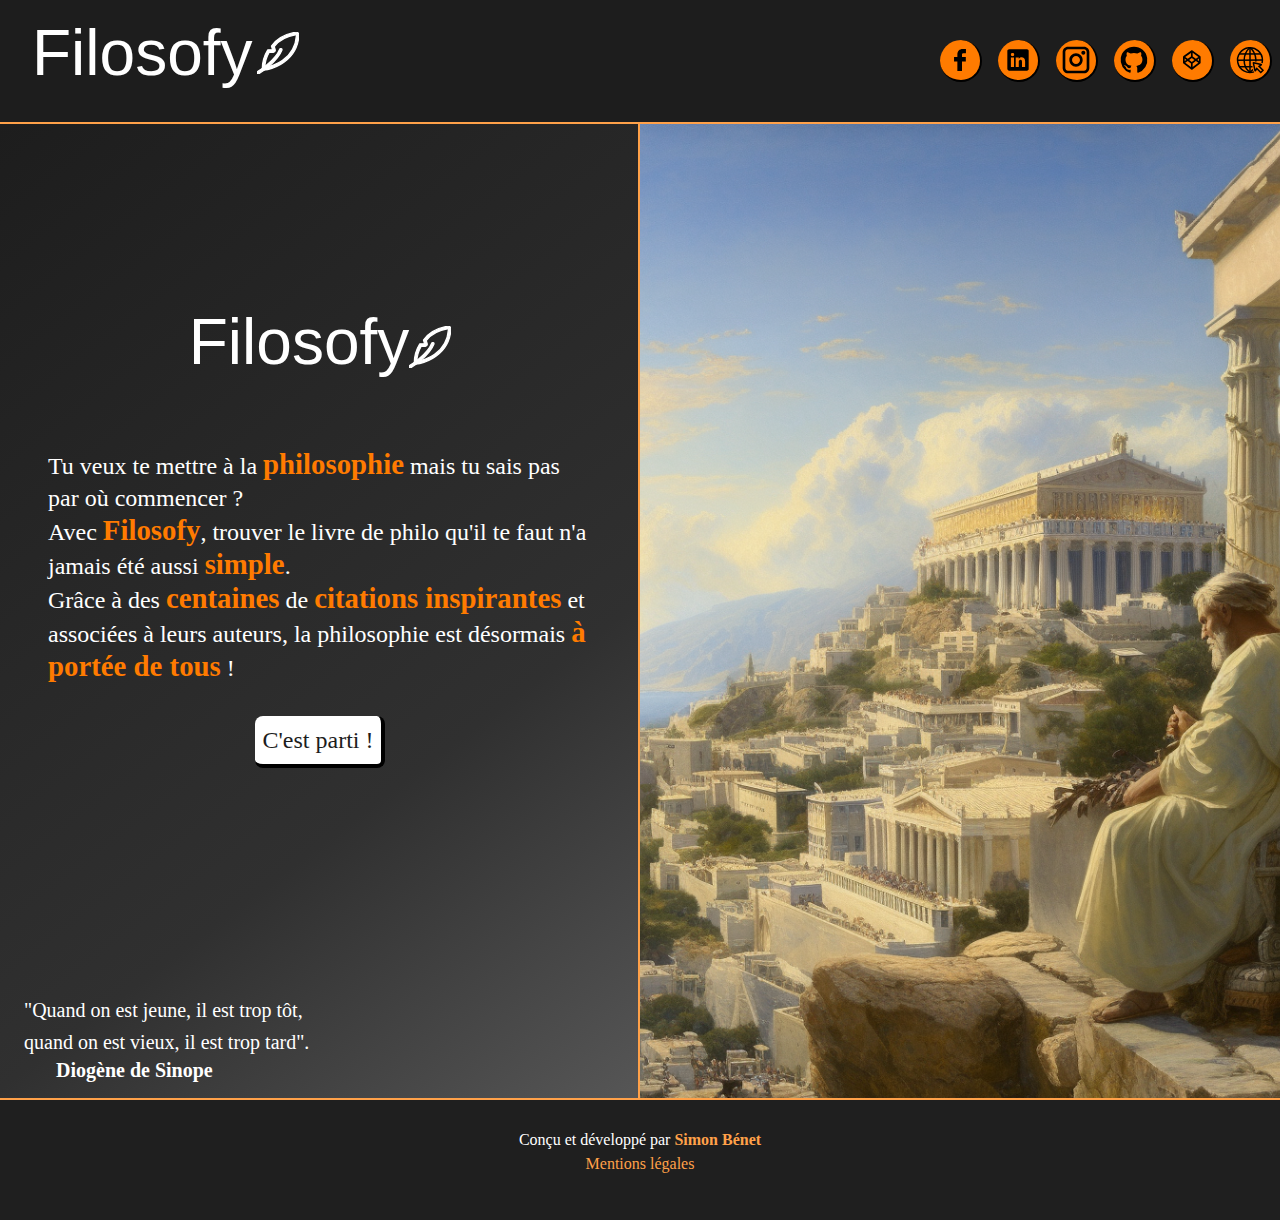
<file: index.html>
<!DOCTYPE html>
<html lang="fr">
<head>
    <meta charset="UTF-8">
    <meta http-equiv="X-UA-Compatible" content="IE=edge">
    <meta name="viewport" content="width=device-width, initial-scale=1.0">
    <title>Filosofy</title>

    <link rel="stylesheet" href="/assets/css/styles.min.css">

    <!-- // ---- ScriptJs ---- // -->
    
    <script src="/assets/js/burgerMenu.js" defer></script>
    
    <!-- // ---- Font ---- // -->

    <link href="https://fonts.cdnfonts.com/css/nickainley" rel="stylesheet">
</head>
<body id="homeBody">
    <header class="default">
        <div id="logoContainer">
            <p>Filosofy</p>
            <img src="/assets/img/svg/feather.svg" alt="Feather svg icon">
        </div>
        <div id="burgerMenuMainContainer">
            <div id="burgerMenuOpenerContainer">
                <div class="bgMenuBar" id="bgMenuBar1"></div>
                <div class="bgMenuBar" id="bgMenuBar2"></div>
                <div class="bgMenuBar" id="bgMenuBar3"></div>
            </div>
            <div id="burgerMenuContentContainer">
                <div id="closeBurgerMenu" title="Cliquez pour fermer">x</div>
                <div id="contactIconsContainer">
                    <a href="" class="externLink" rel="noopener noreferrer" target="_blank"><img class="externLinkIcons" title="Lien vers mon profil Facebook" src="/assets/img/svg/facebook.svg" alt="Icone de Facebook"></a>
                    <a href="" class="externLink" title="Lien vers mon profil Linkedin" rel="noopener noreferrer" target="_blank"><img class="externLinkIcons" src="/assets/img/svg/linkedin.svg" alt="Ione de Linkedin" rel="noopener noreferrer" target="_blank"></a>
                    <a href="" class="externLink" title="Lien vers mon profil Instagram" rel="noopener noreferrer" target="_blank"><img class="externLinkIcons" src="/assets/img/svg/instagram.svg" alt="Icone de Instagram"></a>
                    <a href="" class="externLink" title="Lien vers mon profil Github" rel="noopener noreferrer" target="_blank"><img class="externLinkIcons" src="/assets/img/svg/github-black.svg" alt="Icone de github"></a>
                    <a href="" class="externLink" title="Lien vers mon profil Codepen" rel="noopener noreferrer" target="_blank"><img class="externLinkIcons" src="/assets/img/svg/codepen-black.svg" alt="Icone de Codepen"></a>
                    <a href="https://simonbenet.com/index.html" class="externLink"  title="Lien vers mon portefolio" rel="noopener noreferrer" target="_blank"><img class="externLinkIcons" src="/assets/img/svg/website.svg" alt="Icone de site web"></a>
                </div>
            </div>
        </div>
    </header>
    <main id="homeMain" class="default">
        <div id="introductionContainer">
            <div id="titleContainer">
                <h1 id="title">Filosofy</h1>
                <img src="/assets/img/svg/feather.svg" alt="Feather svg icon">
            </div>
            <p id="introduction">Tu veux te mettre à la <strong>philosophie</strong> mais tu sais pas par où commencer ?<br/>Avec <strong>Filosofy</strong>, trouver le livre de philo qu'il te faut n'a jamais été aussi <strong>simple</strong>.<br/>Grâce à des <strong>centaines</strong> de <strong>citations inspirantes</strong> et associées à leurs auteurs, la philosophie est désormais <strong>à portée de tous</strong> !</p>
            <a id="homeCta" href="/quotePage.html" title="Cliquez pour voir les citations">C'est parti !</a>
        </div>
            <img id="homeBcgImg" src="/assets/img/home_bcg_img2.png" alt="">
            <div id="homeQuoteContainer">
                <figure>
                    <blockquote cite="https://">
                        <p>"Quand on est jeune, il est trop tôt, quand on est vieux, il est trop tard".</p>
                    </blockquote>
                    <figcaption>Diogène de Sinope</figcaption>
                </figure>
            </div>
    </main>
    <footer class="default">
        <p>Conçu et développé par <a href="https://simonbenet.com/index.html" title="Lien vers mon site officiel" rel="noopener noreferrer" target="_blank" ><strong>Simon Bénet</strong></a></p>
        <a href="/legalMention.html"  rel="noopener noreferrer" target="_blank"  no title="Lien vers les mentions légales">Mentions légales</a>
    </footer>
</body>
</html>
</file>
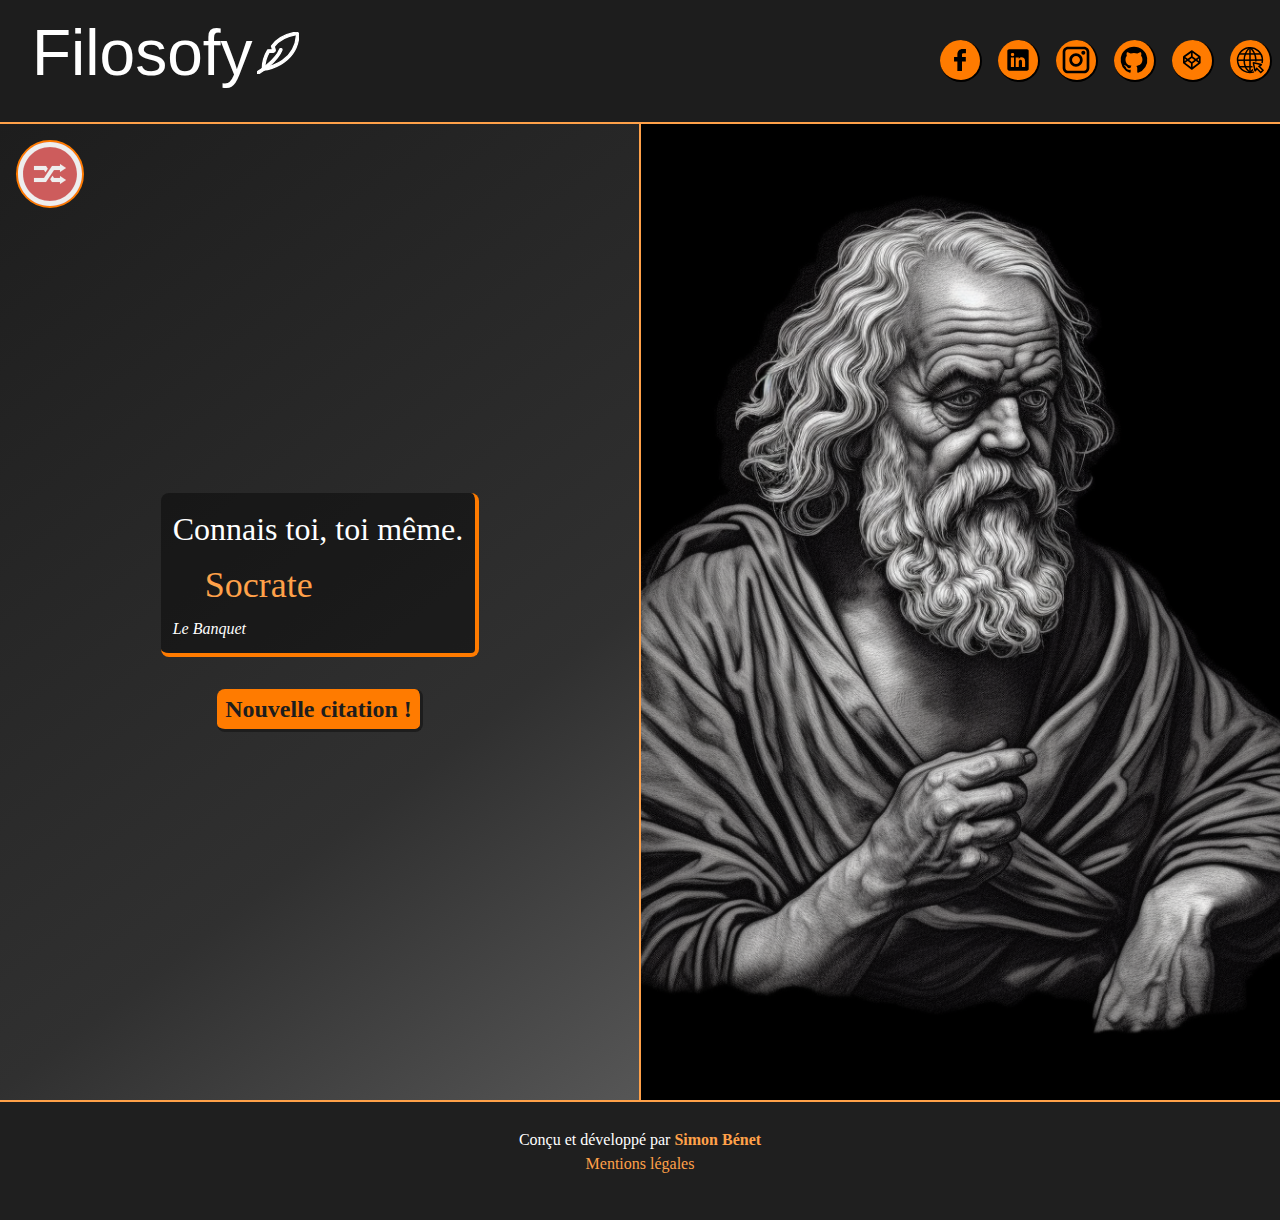
<file: quotePage.html>
<!DOCTYPE html>
<html lang="fr" id="quoteHtml">
<head>
    <meta charset="UTF-8">
    <meta http-equiv="X-UA-Compatible" content="IE=edge">
    <meta name="viewport" content="width=device-width, initial-scale=1.0">
    <title>Filosofy</title>

    <link rel="stylesheet" href="/assets/css/styles.min.css">
    
    <!-- // ---- ScriptJs ---- // -->

    <script src="/assets/js/burgerMenu.js" defer></script>
    <script src="/assets/js/dynamicQuoteCardConstructor.js" defer></script>
        
    <!-- // ---- Font ---- // -->

    <link href="https://fonts.cdnfonts.com/css/nickainley" rel="stylesheet">
</head>
<body>
    <header class="default">
        <div id="logoContainer">
            <a href="/index.html"><p>Filosofy</p></a>
            <img src="/assets/img/svg/feather.svg" alt="Feather svg icon">
        </div>
        <div id="burgerMenuOpenerContainer">
            <div class="bgMenuBar" id="bgMenuBar1"></div>
            <div class="bgMenuBar" id="bgMenuBar2"></div>
            <div class="bgMenuBar" id="bgMenuBar3"></div>
        </div>
        <div id="burgerMenuContentContainer">
            <div id="closeBurgerMenu" title="Cliquez pour fermer">x</div>
            <!-- <form id="searchForm">
                <label id="searchLabel" for="searchInput">Faites une recherche par auteur ou par livre</label>
                <input id="searchInput" type="search" name="searchInput" aria-labelledby="searchInput" autocomplete="off" placeholder="Auteur, livre" required="" value="">   
                <button id="searchBtn" type="submit" title="Cliquez pour faire une recherche">
                    <img id="glassIcon" src="/assets/img/svg/search.svg" alt="GO!">
                </button> 
            </form> -->
            <div id="contactIconsContainer">
                <a href="" class="externLink" rel="noopener noreferrer" target="_blank"><img class="externLinkIcons" title="Lien vers mon profil Facebook" src="/assets/img/svg/facebook.svg" alt="Icone de Facebook"></a>
                <a href="" class="externLink" title="Lien vers mon profil Linkedin" rel="noopener noreferrer" target="_blank"><img class="externLinkIcons" src="/assets/img/svg/linkedin.svg" alt="Ione de Linkedin" rel="noopener noreferrer" target="_blank"></a>
                <a href="" class="externLink" title="Lien vers mon profil Instagram" rel="noopener noreferrer" target="_blank"><img class="externLinkIcons" src="/assets/img/svg/instagram.svg" alt="Icone de Instagram"></a>
                <a href="" class="externLink" title="Lien vers mon profil Github" rel="noopener noreferrer" target="_blank"><img class="externLinkIcons" src="/assets/img/svg/github-black.svg" alt="Icone de github"></a>
                <a href="" class="externLink" title="Lien vers mon profil Codepen" rel="noopener noreferrer" target="_blank"><img class="externLinkIcons" src="/assets/img/svg/codepen-black.svg" alt="Icone de Codepen"></a>
                <a href="https://simonbenet.com/index.html" class="externLink"  title="Lien vers mon portefolio" rel="noopener noreferrer" target="_blank"><img class="externLinkIcons" src="/assets/img/svg/website.svg" alt="Icone de site web"></a>
            </div>
        </div>
    </header>
    <main id="quotePageMain">
        <div id="autoGenerationContainer">
            <button id="quoteAutoGenerationBtn" title="Cliquez pour activer la génération de citation aléatoire toutes les 10 secondes"><img src="/assets/img/svg/random.svg" id="randomIcon" alt="Icone 'aléatoire'"></button>
            <span id="autoGenerationBtnLabel"></span>
        </div>
        <div id="blockquoteMainContainer">
            <div id="blockquoteContainer"></div>
            <div id="btnContainer">
                <button id="newQuoteBtn" title="Cliquez pour générer une nouvelle citation">Nouvelle citation !</button>
                <!-- <a href="" rel="noopener noreferrer" target="_blank" id="redirectionBtn" title="Cliquez pour trouver le livre sur"><p>Trouver le livre</p><img src="/assets/img/svg/link.svg" alt="Icone de redirection externe"></a> -->
            </div>
        </div>
        <img id="authorImg">
    </main>
    <footer class="default">
        <p>Conçu et développé par <a href="https://simonbenet.com/index.html" title="Lien vers mon site officiel" rel="noopener noreferrer" target="_blank" ><strong>Simon Bénet</strong></a></p>
        <a href="/legalMention.html"  rel="noopener noreferrer" target="_blank"  no title="Lien vers les mentions légales">Mentions légales</a>
    </footer>
</body>    
</html>
</file>
<file: assets/css/styles.min.css>
html,body,div,span,object,iframe,h1,h2,h3,h4,h5,h6,p,blockquote,pre,abbr,address,cite,code,del,dfn,em,img,ins,kbd,q,samp,small,strong,sub,sup,var,b,i,dl,dt,dd,ol,ul,li,fieldset,form,label,legend,table,caption,tbody,tfoot,thead,tr,th,td,article,aside,canvas,details,figcaption,figure,footer,header,hgroup,menu,nav,section,summary,time,mark,audio,video{margin:0;padding:0;border:0;outline:0;font-size:100%;vertical-align:baseline;background:rgba(0,0,0,0)}body{line-height:1}article,aside,details,figcaption,figure,footer,header,hgroup,menu,nav,section{display:block}nav ul{list-style:none}blockquote,q{quotes:none}blockquote:before,blockquote:after,q:before,q:after{content:none}a{margin:0;padding:0;font-size:100%;vertical-align:baseline;background:rgba(0,0,0,0)}ins{background-color:#ff9;color:#000;text-decoration:none}mark{background-color:#ff9;color:#000;font-style:italic;font-weight:bold}del{text-decoration:line-through}abbr[title],dfn[title]{border-bottom:1px dotted;cursor:help}table{border-collapse:collapse;border-spacing:0}hr{display:block;height:1px;border:0;border-top:1px solid #ccc;margin:1em 0;padding:0}input,select{vertical-align:middle}img{max-width:100%}html{font-family:"Century Gothic";overflow-x:hidden;-ms-overflow-style:none;scrollbar-width:none}@media(min-width: 1025px){html{height:100dvh}}html::-webkit-scrollbar{display:none}#quoteHtml{height:inherit}@media(min-width: 1025px){#quoteHtml{height:100dvh}}body{overflow:hidden;display:grid;grid-template-rows:1fr 8fr 1fr;line-height:1.5rem;color:#fff}@media(min-width: 320px){body{min-height:100dvh}}@media(min-width: 1025px){body a,body button{cursor:pointer}}header{background-color:#1d1d1d;position:relative}@media(min-width: 1025px){header{display:grid;grid-template-columns:4.5fr 5.5fr;align-items:center;justify-content:center}}header #logoContainer{display:flex;place-items:center;gap:0 .25rem;padding-bottom:2rem;padding-top:.5rem;margin:1rem 0 0 1rem}@media(min-width: 768px){header #logoContainer{padding-top:1rem}}@media(min-width: 1025px){header #logoContainer{padding-top:1rem;padding-bottom:3rem;margin-left:2rem;font-size:4rem}}header #logoContainer a{font-size:3rem;color:#fff;text-decoration:none}header #logoContainer p{font-family:"Nickainley",sans-serif;font-size:2rem}@media(min-width: 768px){header #logoContainer p{font-size:3rem}}@media(min-width: 1025px){header #logoContainer p{font-size:4rem}}header #logoContainer img{width:24px}@media(min-width: 768px){header #logoContainer img{width:38px}}@media(min-width: 1025px){header #logoContainer img{width:42px}}header #burgerMenuOpenerContainer{position:absolute;right:1rem;top:1rem}@media(min-width: 320px){header #burgerMenuOpenerContainer{right:0rem;top:0rem}}@media(min-width: 768px){header #burgerMenuOpenerContainer{right:1rem;top:1rem}}@media(min-width: 1025px){header #burgerMenuOpenerContainer{display:none}}header #burgerMenuOpenerContainer .bgMenuBar{margin:.5rem;width:48px;height:3px;border-radius:1rem;background-color:#fff}@media(min-width: 320px){header #burgerMenuOpenerContainer .bgMenuBar{margin:1rem;width:64px}}header #burgerMenuContentContainer{display:grid;grid-template-rows:1fr 1fr 1fr;gap:1rem;position:absolute;top:0;right:-600px;width:fit-content;overflow:hidden;background-color:#1d1d1d;border-left:solid #ffa149 2px;border-bottom:solid #ffa149 2px;z-index:3000;transition:.6s}@media(min-width: 1025px){header #burgerMenuContentContainer{place-items:center;grid-template-rows:inherit;grid-template-columns:1fr 1fr 1fr;gap:inherit;position:inherit;top:inherit;right:inherit;border:inherit;height:inherit}}header #burgerMenuContentContainer #closeBurgerMenu{color:#ff7b00;font-weight:bolder;font-size:2.5rem;justify-self:end;margin:1rem 1rem 0 0}@media(min-width: 1025px){header #burgerMenuContentContainer #closeBurgerMenu{display:none}}header #burgerMenuContentContainer #searchForm{display:grid;place-items:center;grid-template-columns:1fr 1fr 1fr;grid-template-rows:1fr 1fr;margin:0 1rem;font-size:.75rem}@media(min-width: 1025px){header #burgerMenuContentContainer #searchForm{grid-column:1/3;display:flex;gap:0 1rem}}header #burgerMenuContentContainer #searchForm #searchLabel{background-color:#272727;border:solid #ff7b00 1px;border-radius:.5rem;height:fit-content;grid-column:1/4;padding:.5rem}@media(min-width: 1025px){header #burgerMenuContentContainer #searchForm #searchLabel{font-size:1rem}}header #burgerMenuContentContainer #searchForm #searchInput{background-color:#fff;border:solid #ff7b00 2px;border-radius:.5rem;color:#000;width:fit-content;height:fit-content;padding:.5rem;grid-column:1/3;margin:0 auto}@media(min-width: 1025px){header #burgerMenuContentContainer #searchForm #searchInput{font-size:1rem}}header #burgerMenuContentContainer #searchForm #searchBtn{display:flex;place-content:center;width:fit-content;height:fit-content;background-color:#ff7b00;border:none;border-bottom:solid 4px #000;border-right:solid 4px #000;border-radius:.5rem;color:#1d1d1d;padding:.25rem;grid-column:3/3}header #burgerMenuContentContainer #searchForm #searchBtn #glassIcon{width:24px}@media(min-width: 1025px){header #burgerMenuContentContainer #searchForm #searchBtn #glassIcon{width:32px}}header #burgerMenuContentContainer #contactIconsContainer{display:flex;margin:0 auto}@media(min-width: 1025px){header #burgerMenuContentContainer #contactIconsContainer{grid-column:3/3}}header #burgerMenuContentContainer #contactIconsContainer .externLink{display:flex;place-content:center;margin:1rem .5rem;background-color:#ff7b00;border-bottom:solid 2px #000;border-right:solid 2px #000;height:fit-content;width:fit-content;padding:.25rem;border-radius:100%}@media(min-width: 1025px){header #burgerMenuContentContainer #contactIconsContainer .externLink{width:32px}}header #burgerMenuContentContainer #contactIconsContainer .externLink .externLinkIcons{width:24px;padding:0;margin:0}@media(min-width: 1025px){header #burgerMenuContentContainer #contactIconsContainer .externLink .externLinkIcons{width:32px}}header .hideBurgerMenu{right:0px !important;transition:.6s}footer{display:grid;place-content:center;background-color:#1f1f1f;text-align:center;border-top:solid #ffa149 2px}@media(min-width: 1025px){footer{padding-bottom:1rem}}footer a{color:#ffa149;text-decoration:none}#homeMain{display:grid;position:relative;place-content:center;place-items:center;background:center/cover no-repeat url(/assets/img/home_bcg_img2.png);border-top:#ffa149 solid 2px}@media(min-width: 1025px){#homeMain{overflow:hidden;grid-template-columns:1fr 1fr;background:inherit;background:linear-gradient(to left top, #7a7a7a 1%, #303030, #1d1d1d)}}#homeMain #introductionContainer{display:grid;place-items:center;margin:4rem 1rem;border-radius:1rem;background-color:rgba(0,0,0,.65);border:solid #000 2px;line-height:1.25rem}@media(min-width: 320px){#homeMain #introductionContainer{line-height:1.5rem;font-size:1.25rem;margin:0 1rem}}@media(min-width: 768px){#homeMain #introductionContainer{line-height:2rem;font-size:1.5rem}}@media(min-width: 1025px){#homeMain #introductionContainer{background-color:inherit;border:inherit;border-top:none}}#homeMain #introductionContainer #titleContainer{display:flex}@media(min-width: 1025px){#homeMain #introductionContainer #titleContainer{padding-bottom:4rem}}#homeMain #introductionContainer #titleContainer #title{font-size:2rem;font-weight:lighter;margin:1rem 0;font-family:"Nickainley",sans-serif}@media(min-width: 768px){#homeMain #introductionContainer #titleContainer #title{font-size:3rem}}@media(min-width: 1025px){#homeMain #introductionContainer #titleContainer #title{font-size:4rem;margin:inherit}}#homeMain #introductionContainer #titleContainer img{width:24px}@media(min-width: 768px){#homeMain #introductionContainer #titleContainer img{width:38px}}@media(min-width: 1025px){#homeMain #introductionContainer #titleContainer img{width:42px}}#homeMain #introductionContainer #introduction{padding:1rem}@media(min-width: 1025px){#homeMain #introductionContainer #introduction{padding:1rem 2rem 2rem 2rem}}#homeMain #introductionContainer #introduction strong{font-size:larger;color:#ff7b00}#homeMain #introductionContainer #homeCta{all:unset;text-align:end;margin:1rem auto;border-right:solid #ff7b00 4px;border-bottom:solid #ff7b00 4px;color:#fff;background-color:#1d1d1d;padding:.5rem;border-radius:.5rem}@media(min-width: 1025px){#homeMain #introductionContainer #homeCta{margin:0rem auto 8rem auto;background-color:#fff;border-right:solid #000 4px;border-bottom:solid #000 4px;color:#1d1d1d;cursor:pointer}}@media(min-width: 1440px){#homeMain #introductionContainer #homeCta{margin:0rem auto 4rem auto}}#homeMain #homeBcgImg{display:none}@media(min-width: 1025px){#homeMain #homeBcgImg{display:block;object-fit:cover;position:absolute;border-left:solid 2px #ffa149;right:0;top:0;width:50%;height:100%}}#homeMain #homeQuoteContainer{display:none}@media(min-width: 1025px){#homeMain #homeQuoteContainer{display:block;position:absolute;bottom:0px;left:0px;margin-left:1rem;padding:.5rem;border-radius:.5rem;font-size:.75rem;font-size:1.25rem;margin-bottom:.5rem;width:25%;line-height:2rem}}#homeMain #homeQuoteContainer figcaption{line-height:1.5rem;font-weight:bold;margin-left:2rem}#quotePageMain{display:grid;grid-template-rows:5fr 5fr;place-items:center;overflow:hidden;background:linear-gradient(to left top, #7a7a7a 1%, #303030, #1d1d1d);position:relative;height:100%;border-top:2px solid #ffa149;border-bottom:2px solid #ffa149}@media(min-width: 768px){#quotePageMain{grid-template-rows:none}}@media(min-width: 1025px){#quotePageMain{grid-template-columns:1fr 1fr}}#quotePageMain #authorImg{border-top:#ffa149 solid 2px;object-fit:cover;height:100%}@media(min-width: 1025px){#quotePageMain #authorImg{border-left:#ffa149 solid 2px;border-top:none;grid-column:2/2;border-bottom:none}}@media(min-width: 1440px){#quotePageMain #authorImg{height:100%;width:100%}}#quotePageMain #blockquoteMainContainer{display:grid;gap:1.5rem 0;margin:1rem;padding-top:2rem}@media(min-width: 768px){#quotePageMain #blockquoteMainContainer{margin:4rem}}@media(min-width: 1025px){#quotePageMain #blockquoteMainContainer{display:inherit;grid-column:inherit;grid-row:1/2;gap:2rem 0;padding-top:0}}#quotePageMain #blockquoteMainContainer #blockquoteContainer{border-right:solid 4px #ff7b00;border-bottom:solid 4px #ff7b00;border-radius:.5rem;padding:.75rem;background:rgba(0,0,0,.4)}#quotePageMain #blockquoteMainContainer #blockquoteContainer .quote{font-size:1rem;line-height:1.5rem}@media(min-width: 1025px){#quotePageMain #blockquoteMainContainer #blockquoteContainer .quote{font-size:2rem;line-height:3rem}}#quotePageMain #blockquoteMainContainer #blockquoteContainer .author{font-size:1.25rem;display:flex;flex-direction:column;margin-left:2rem;color:#ffa149}@media(min-width: 1025px){#quotePageMain #blockquoteMainContainer #blockquoteContainer .author{font-size:2.25rem;line-height:4rem}}#quotePageMain #blockquoteMainContainer #blockquoteContainer .author .book{font-size:4rem;font-weight:bold;text-decoration:underline;text-align:end;margin-right:1rem}@media(min-width: 1025px){#quotePageMain #blockquoteMainContainer #blockquoteContainer .author .book{font-size:2.5rem}}#quotePageMain #blockquoteMainContainer #btnContainer{display:grid;place-items:center}#quotePageMain #blockquoteMainContainer #btnContainer #newQuoteBtn,#quotePageMain #blockquoteMainContainer #btnContainer #redirectionBtn{font-size:1rem;all:unset;background-color:#ff7b00;border-right:solid #1d1d1d 3px;border-bottom:solid #1d1d1d 3px;border-radius:.5rem;color:#1d1d1d;font-weight:bolder;padding:.5rem}@media(min-width: 768px){#quotePageMain #blockquoteMainContainer #btnContainer #newQuoteBtn,#quotePageMain #blockquoteMainContainer #btnContainer #redirectionBtn{font-size:1.25rem}}@media(min-width: 1025px){#quotePageMain #blockquoteMainContainer #btnContainer #newQuoteBtn,#quotePageMain #blockquoteMainContainer #btnContainer #redirectionBtn{cursor:pointer;font-size:1.5rem}}#quotePageMain #blockquoteMainContainer #btnContainer #redirectionBtn{display:flex}#quotePageMain #blockquoteMainContainer #btnContainer #redirectionBtn img{width:24px}#quotePageMain #autoGenerationContainer{position:absolute;top:1rem;left:1rem;display:flex;place-items:center;gap:1rem}@media(min-width: 1025px){#quotePageMain #autoGenerationContainer{gap:2rem}}#quotePageMain #autoGenerationContainer #quoteAutoGenerationBtn{all:unset;display:flex;place-content:center;border:solid #ff7b00 2px;border-radius:100%}@media(min-width: 1025px){#quotePageMain #autoGenerationContainer #quoteAutoGenerationBtn{cursor:pointer}}#quotePageMain #autoGenerationContainer #quoteAutoGenerationBtn #randomIcon{display:block;width:32px}@media(min-width: 768px){#quotePageMain #autoGenerationContainer #quoteAutoGenerationBtn #randomIcon{width:48px}}@media(min-width: 1025px){#quotePageMain #autoGenerationContainer #quoteAutoGenerationBtn #randomIcon{width:64px}}#quotePageMain #autoGenerationContainer #autoGenerationBtnLabel{display:none;font-size:.75rem;border:solid #ff7b00 1px;color:#ffa149;padding:.25rem;border-radius:.5rem;background-color:#303030}#quotePageMain #autoGenerationContainer #autoGenerationBtnLabel:active{transform:translateX(2px) translateX(2px)}/*# sourceMappingURL=styles.min.css.map */
</file>
